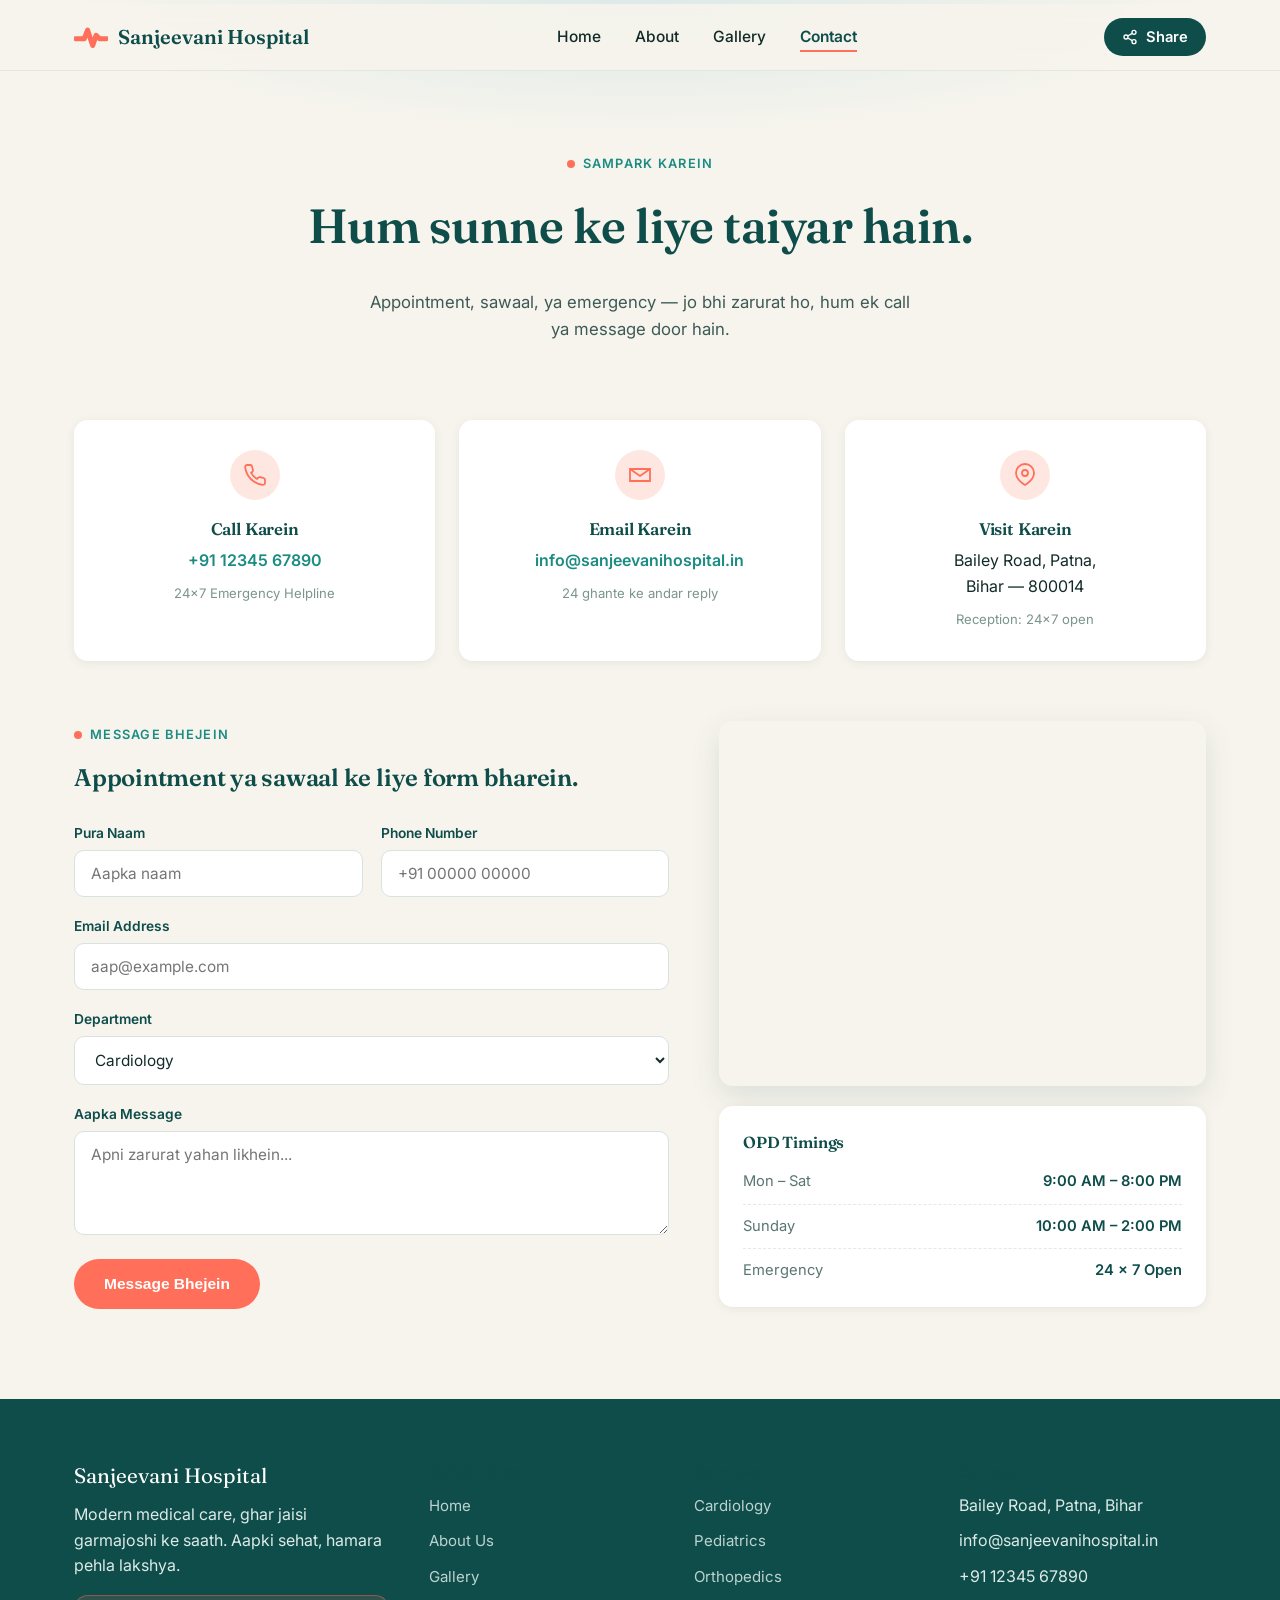
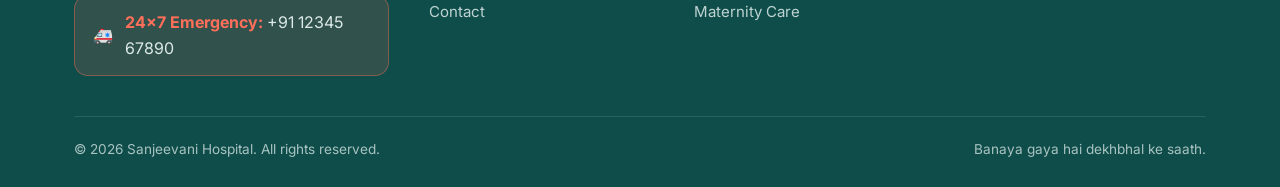
<file: contact.html>
<!DOCTYPE html>
<html lang="hi">
<head>
<meta charset="UTF-8">
<meta name="viewport" content="width=device-width, initial-scale=1.0">
<title>Contact Us — Sanjeevani Hospital</title>
<meta name="description" content="Sanjeevani Hospital se sampark karein — appointment book karein, emergency number paayein, ya humein message bhejein.">
<link rel="stylesheet" href="style.css">
</head>
<body>

<div class="pulse-bar"><div class="pulse-bar__fill"></div></div>

<!-- ===================== HEADER ===================== -->
<header class="site-header">
  <nav class="nav">
    <a href="index.html" class="brand">
      <svg class="brand__mark" viewBox="0 0 40 40" aria-hidden="true">
        <path d="M2 22 H12 L16 12 L22 30 L26 18 L30 22 H38" />
      </svg>
      Sanjeevani Hospital
    </a>
    <ul class="nav__links">
      <li><a href="index.html">Home</a></li>
      <li><a href="about.html">About</a></li>
      <li><a href="index.html#gallery">Gallery</a></li>
      <li><a href="contact.html">Contact</a></li>
    </ul>
    <div class="nav__right">
      <button class="share-btn" aria-label="Share this website">
        <svg viewBox="0 0 24 24" fill="none" stroke="currentColor" stroke-width="2"><circle cx="18" cy="5" r="3"/><circle cx="6" cy="12" r="3"/><circle cx="18" cy="19" r="3"/><line x1="8.6" y1="13.5" x2="15.4" y2="17.5"/><line x1="15.4" y1="6.5" x2="8.6" y2="10.5"/></svg>
        <span>Share</span>
      </button>
      <button class="nav__toggle" aria-label="Toggle menu" aria-expanded="false">
        <span></span><span></span><span></span>
      </button>
    </div>
  </nav>
</header>

<!-- ===================== PAGE HERO ===================== -->
<section class="page-hero">
  <div class="container reveal is-visible">
    <span class="eyebrow">Sampark Karein</span>
    <h1>Hum sunne ke liye taiyar hain.</h1>
    <p class="page-hero__sub">Appointment, sawaal, ya emergency — jo bhi zarurat ho, hum ek call ya message door hain.</p>
  </div>
</section>

<!-- ===================== CONTACT INFO CARDS ===================== -->
<section class="contact-info">
  <div class="container contact-info__grid reveal-stagger">
    <div class="info-card reveal" style="--i:0">
      <div class="info-card__icon">
        <svg viewBox="0 0 24 24" fill="none" stroke="currentColor" stroke-width="1.8"><path d="M22 16.92v3a2 2 0 0 1-2.18 2 19.79 19.79 0 0 1-8.63-3.07 19.5 19.5 0 0 1-6-6 19.79 19.79 0 0 1-3.07-8.67A2 2 0 0 1 4.11 2h3a2 2 0 0 1 2 1.72c.13 1 .37 1.99.7 2.93a2 2 0 0 1-.45 2.11L8.09 9.91a16 16 0 0 0 6 6l1.15-1.27a2 2 0 0 1 2.11-.45c.94.33 1.93.57 2.93.7A2 2 0 0 1 22 16.92z"/></svg>
      </div>
      <h3>Call Karein</h3>
      <p><a href="tel:+911234567890">+91 12345 67890</a></p>
      <span class="info-card__note">24×7 Emergency Helpline</span>
    </div>
    <div class="info-card reveal" style="--i:1">
      <div class="info-card__icon">
        <svg viewBox="0 0 24 24" fill="none" stroke="currentColor" stroke-width="1.8"><path d="M4 4h16v16H4z" style="display:none"/><path d="M22 6 12 13 2 6"/><path d="M2 6h20v12H2z"/></svg>
      </div>
      <h3>Email Karein</h3>
      <p><a href="mailto:info@sanjeevanihospital.in">info@sanjeevanihospital.in</a></p>
      <span class="info-card__note">24 ghante ke andar reply</span>
    </div>
    <div class="info-card reveal" style="--i:2">
      <div class="info-card__icon">
        <svg viewBox="0 0 24 24" fill="none" stroke="currentColor" stroke-width="1.8"><path d="M21 10c0 7-9 12-9 12s-9-5-9-12a9 9 0 1 1 18 0z"/><circle cx="12" cy="10" r="3"/></svg>
      </div>
      <h3>Visit Karein</h3>
      <p>Bailey Road, Patna,<br>Bihar — 800014</p>
      <span class="info-card__note">Reception: 24×7 open</span>
    </div>
  </div>
</section>

<!-- ===================== FORM + MAP ===================== -->
<section class="contact-main">
  <div class="container contact-main__grid">
    <div class="contact-form-wrap reveal">
      <span class="eyebrow">Message Bhejein</span>
      <h2>Appointment ya sawaal ke liye form bharein.</h2>
      <form id="contact-form">
        <div class="form-row">
          <div class="form-group">
            <label for="name">Pura Naam</label>
            <input type="text" id="name" name="name" placeholder="Aapka naam" required>
          </div>
          <div class="form-group">
            <label for="phone">Phone Number</label>
            <input type="tel" id="phone" name="phone" placeholder="+91 00000 00000" required>
          </div>
        </div>
        <div class="form-group">
          <label for="email">Email Address</label>
          <input type="email" id="email" name="email" placeholder="aap@example.com" required>
        </div>
        <div class="form-group">
          <label for="department">Department</label>
          <select id="department" name="department">
            <option>Cardiology</option>
            <option>Pediatrics</option>
            <option>Orthopedics</option>
            <option>Maternity Care</option>
            <option>General Surgery</option>
            <option>Emergency</option>
          </select>
        </div>
        <div class="form-group">
          <label for="message">Aapka Message</label>
          <textarea id="message" name="message" rows="4" placeholder="Apni zarurat yahan likhein..." required></textarea>
        </div>
        <button type="submit" class="btn btn-primary">Message Bhejein</button>
      </form>
    </div>

    <div class="contact-map reveal">
      <div class="contact-map__frame">
        <iframe
          title="Sanjeevani Hospital location map"
          src="https://www.google.com/maps?q=Bailey+Road,Patna,Bihar&output=embed"
          loading="lazy"
          referrerpolicy="no-referrer-when-downgrade">
        </iframe>
      </div>
      <div class="contact-map__hours">
        <h3>OPD Timings</h3>
        <ul>
          <li><span>Mon – Sat</span><span>9:00 AM – 8:00 PM</span></li>
          <li><span>Sunday</span><span>10:00 AM – 2:00 PM</span></li>
          <li><span>Emergency</span><span>24 × 7 Open</span></li>
        </ul>
      </div>
    </div>
  </div>
</section>

<!-- ===================== FOOTER ===================== -->
<footer class="site-footer">
  <div class="container">
    <div class="footer__grid">
      <div>
        <div class="footer__brand">Sanjeevani Hospital</div>
        <p>Modern medical care, ghar jaisi garmajoshi ke saath. Aapki sehat, hamara pehla lakshya.</p>
        <div class="footer__emergency">
          <span>🚑</span>
          <span><strong>24×7 Emergency:</strong> +91 12345 67890</span>
        </div>
      </div>
      <div>
        <h4>Quick Links</h4>
        <ul>
          <li><a href="index.html">Home</a></li>
          <li><a href="about.html">About Us</a></li>
          <li><a href="index.html#gallery">Gallery</a></li>
          <li><a href="contact.html">Contact</a></li>
        </ul>
      </div>
      <div>
        <h4>Services</h4>
        <ul>
          <li><a href="index.html#services">Cardiology</a></li>
          <li><a href="index.html#services">Pediatrics</a></li>
          <li><a href="index.html#services">Orthopedics</a></li>
          <li><a href="index.html#services">Maternity Care</a></li>
        </ul>
      </div>
      <div>
        <h4>Contact</h4>
        <ul>
          <li>Bailey Road, Patna, Bihar</li>
          <li>info@sanjeevanihospital.in</li>
          <li>+91 12345 67890</li>
        </ul>
      </div>
    </div>
    <div class="footer__bottom">
      <span>&copy; 2026 Sanjeevani Hospital. All rights reserved.</span>
      <span>Banaya gaya hai dekhbhal ke saath.</span>
    </div>
  </div>
</footer>

<script src="script.js"></script>
</body>
</html>
</file>
<file: style.css>
/* ===========================================================
   SANJEEVANI HOSPITAL — Shared Stylesheet
   Palette:
     --deep-teal   : #0E4D4A   (primary / trust)
     --teal-bright : #1A8C82   (accent / cta)
     --coral       : #FF6F59   (warm human accent — signature)
     --cream       : #F7F4ED   (page background, warm not sterile)
     --ink         : #122B28   (text)
     --mist        : #DCEAE8   (soft section bg)
   Type:
     Display: "Fraunces" (serif, warm, humanist — for headings)
     Body/UI: "Inter" (clean, legible)
   =========================================================== */

@import url('https://fonts.googleapis.com/css2?family=Fraunces:opsz,wght@9..144,400;9..144,500;9..144,600;9..144,700&family=Inter:wght@400;500;600;700&display=swap');

:root{
  --deep-teal:#0E4D4A;
  --teal-bright:#1A8C82;
  --coral:#FF6F59;
  --coral-soft:#FFE7E1;
  --cream:#F7F4ED;
  --ink:#122B28;
  --mist:#DCEAE8;
  --white:#FFFFFF;
  --max-w:1180px;
  --radius:14px;
  --shadow-sm:0 2px 10px rgba(14,77,74,0.08);
  --shadow-md:0 10px 30px rgba(14,77,74,0.12);
  --ease:cubic-bezier(.22,.61,.36,1);
}

*{box-sizing:border-box;}
html{scroll-behavior:smooth;}
body{
  margin:0;
  font-family:'Inter',sans-serif;
  background:var(--cream);
  color:var(--ink);
  line-height:1.6;
  overflow-x:hidden;
}
h1,h2,h3,h4{
  font-family:'Fraunces',serif;
  font-weight:600;
  margin:0 0 .5em;
  color:var(--deep-teal);
  letter-spacing:-0.01em;
}
p{margin:0 0 1em;}
a{color:inherit;text-decoration:none;}
img{max-width:100%;display:block;}
.container{max-width:var(--max-w);margin:0 auto;padding:0 24px;}
section{padding:90px 0;}
@media(max-width:768px){section{padding:56px 0;}}

/* Visible keyboard focus everywhere */
a:focus-visible,button:focus-visible,input:focus-visible,textarea:focus-visible{
  outline:3px solid var(--coral);
  outline-offset:3px;
  border-radius:6px;
}

/* Respect reduced motion */
@media (prefers-reduced-motion: reduce){
  *{animation-duration:0.001ms !important;animation-iteration-count:1 !important;transition-duration:0.001ms !important;scroll-behavior:auto !important;}
}

/* ===================== PULSE PROGRESS BAR (signature element) ===================== */
.pulse-bar{
  position:fixed;top:0;left:0;width:100%;height:4px;z-index:1100;
  background:transparent;
}
.pulse-bar__fill{
  height:100%;width:0%;
  background:linear-gradient(90deg,var(--teal-bright),var(--coral));
  transition:width .15s var(--ease);
}

/* ===================== HEADER ===================== */
.site-header{
  position:fixed;top:4px;left:0;right:0;z-index:1000;
  background:rgba(247,244,237,0.86);
  backdrop-filter:blur(10px);
  border-bottom:1px solid rgba(14,77,74,0.08);
  transition:background .3s var(--ease), box-shadow .3s var(--ease);
}
.site-header.is-scrolled{
  box-shadow:var(--shadow-sm);
}
.nav{
  max-width:var(--max-w);margin:0 auto;padding:14px 24px;
  display:flex;align-items:center;justify-content:space-between;
}
.brand{
  display:flex;align-items:center;gap:10px;
  font-family:'Fraunces',serif;font-weight:600;font-size:1.25rem;color:var(--deep-teal);
}
.brand__mark{
  width:34px;height:34px;flex-shrink:0;
}
.brand__mark path{
  stroke:var(--coral);stroke-width:6;fill:none;
  stroke-linecap:round;stroke-linejoin:round;
}
.nav__links{
  display:flex;align-items:center;gap:34px;list-style:none;margin:0;padding:0;
}
.nav__links a{
  font-size:.97rem;font-weight:500;color:var(--ink);position:relative;padding:4px 0;
}
.nav__links a::after{
  content:'';position:absolute;left:0;bottom:-2px;height:2px;width:0%;
  background:var(--coral);transition:width .25s var(--ease);
}
.nav__links a:hover::after,
.nav__links a.is-active::after{width:100%;}
.nav__links a.is-active{color:var(--deep-teal);font-weight:600;}

.nav__right{display:flex;align-items:center;gap:14px;}

.share-btn{
  display:flex;align-items:center;gap:8px;
  background:var(--deep-teal);color:var(--white);
  border:none;padding:10px 18px;border-radius:999px;
  font-family:'Inter',sans-serif;font-weight:600;font-size:.92rem;
  cursor:pointer;transition:transform .2s var(--ease),background .2s var(--ease),box-shadow .2s;
}
.share-btn:hover{background:var(--teal-bright);transform:translateY(-2px);box-shadow:var(--shadow-sm);}
.share-btn svg{width:16px;height:16px;}

.nav__toggle{
  display:none;background:none;border:none;cursor:pointer;
  width:40px;height:40px;position:relative;
}
.nav__toggle span{
  position:absolute;left:8px;right:8px;height:2px;background:var(--deep-teal);
  transition:transform .3s var(--ease),opacity .3s var(--ease);
}
.nav__toggle span:nth-child(1){top:14px;}
.nav__toggle span:nth-child(2){top:20px;}
.nav__toggle span:nth-child(3){top:26px;}
.nav__toggle.is-open span:nth-child(1){transform:translateY(6px) rotate(45deg);}
.nav__toggle.is-open span:nth-child(2){opacity:0;}
.nav__toggle.is-open span:nth-child(3){transform:translateY(-6px) rotate(-45deg);}

@media(max-width:860px){
  .nav__links{
    position:fixed;top:64px;left:0;right:0;bottom:0;
    background:var(--cream);
    flex-direction:column;justify-content:flex-start;
    padding:40px 24px;gap:26px;
    transform:translateX(100%);transition:transform .35s var(--ease);
    overflow-y:auto;
  }
  .nav__links.is-open{transform:translateX(0);}
  .nav__links a{font-size:1.3rem;}
  .nav__toggle{display:block;}
  .nav__right .share-btn span{display:none;}
  .nav__right .share-btn{padding:10px;border-radius:50%;}
}

/* ===================== BUTTONS ===================== */
.btn{
  display:inline-flex;align-items:center;gap:8px;
  padding:14px 28px;border-radius:999px;font-weight:600;font-size:.97rem;
  border:2px solid transparent;cursor:pointer;transition:all .25s var(--ease);
}
.btn-primary{background:var(--coral);color:var(--white);}
.btn-primary:hover{background:#e85b46;transform:translateY(-3px);box-shadow:0 12px 24px rgba(255,111,89,0.35);}
.btn-outline{background:transparent;border-color:var(--deep-teal);color:var(--deep-teal);}
.btn-outline:hover{background:var(--deep-teal);color:var(--white);transform:translateY(-3px);}

/* ===================== SCROLL REVEAL ===================== */
.reveal{
  opacity:0;transform:translateY(28px);
  transition:opacity .7s var(--ease),transform .7s var(--ease);
}
.reveal.is-visible{opacity:1;transform:translateY(0);}
.reveal-stagger > *{transition-delay:calc(var(--i,0) * 90ms);}

/* ===================== FOOTER ===================== */
.site-footer{
  background:var(--deep-teal);color:var(--mist);padding:60px 0 26px;
}
.footer__grid{
  display:grid;grid-template-columns:1.4fr 1fr 1fr 1.1fr;gap:40px;margin-bottom:40px;
}
@media(max-width:768px){.footer__grid{grid-template-columns:1fr 1fr;gap:32px;}}
@media(max-width:480px){.footer__grid{grid-template-columns:1fr;}}
.footer__brand{font-family:'Fraunces',serif;font-size:1.3rem;color:var(--white);margin-bottom:10px;}
.footer h4{color:var(--white);font-family:'Inter',sans-serif;font-size:.85rem;letter-spacing:.08em;text-transform:uppercase;margin-bottom:16px;}
.footer__grid ul{list-style:none;padding:0;margin:0;display:flex;flex-direction:column;gap:10px;}
.footer__grid a{opacity:.85;font-size:.94rem;}
.footer__grid a:hover{opacity:1;color:var(--coral);}
.footer__bottom{
  border-top:1px solid rgba(255,255,255,0.15);padding-top:22px;
  display:flex;justify-content:space-between;flex-wrap:wrap;gap:10px;
  font-size:.85rem;opacity:.75;
}
.footer__emergency{
  background:rgba(255,111,89,0.15);border:1px solid rgba(255,111,89,0.4);
  border-radius:var(--radius);padding:14px 18px;display:flex;align-items:center;gap:12px;margin-top:14px;
}
.footer__emergency strong{color:var(--coral);}

/* ===================== TOAST (for share fallback) ===================== */
.toast{
  position:fixed;bottom:28px;left:50%;transform:translateX(-50%) translateY(20px);
  background:var(--deep-teal);color:var(--white);padding:12px 22px;border-radius:999px;
  font-size:.9rem;font-weight:500;box-shadow:var(--shadow-md);
  opacity:0;pointer-events:none;transition:all .3s var(--ease);z-index:1200;
}
.toast.is-shown{opacity:1;transform:translateX(-50%) translateY(0);}

/* ===================== UTILITIES ===================== */
.eyebrow{
  display:inline-flex;align-items:center;gap:8px;
  font-size:.8rem;font-weight:600;letter-spacing:.1em;text-transform:uppercase;
  color:var(--teal-bright);margin-bottom:14px;
}
.eyebrow::before{content:'';width:8px;height:8px;border-radius:50%;background:var(--coral);}
.section-head{max-width:640px;margin-bottom:50px;}
.section-head.center{margin-inline:auto;text-align:center;}

/* ===================== HERO ===================== */
.hero{
  padding-top:150px;padding-bottom:70px;
  background:radial-gradient(ellipse 80% 60% at 80% 0%, var(--mist) 0%, transparent 60%);
}
.hero__grid{
  display:grid;grid-template-columns:1.1fr .9fr;gap:50px;align-items:center;
}
.hero h1{font-size:clamp(2.1rem,4.2vw,3.4rem);line-height:1.12;}
.hero__sub{font-size:1.08rem;max-width:520px;color:#3c5a57;}
.hero__cta{display:flex;gap:16px;flex-wrap:wrap;margin:30px 0 40px;}
.hero__trust{display:flex;gap:32px;flex-wrap:wrap;}
.hero__trust-item{display:flex;flex-direction:column;}
.hero__trust-item strong{font-family:'Fraunces',serif;font-size:1.5rem;color:var(--coral);}
.hero__trust-item span{font-size:.84rem;color:#5a7672;}

.hero__visual{position:relative;display:flex;justify-content:center;}
.ekg-art{width:100%;max-width:380px;}
.ekg-art__ring{fill:var(--white);stroke:var(--mist);stroke-width:1;}
.ekg-art__line{
  fill:none;stroke:var(--coral);stroke-width:5;stroke-linecap:round;stroke-linejoin:round;
  stroke-dasharray:900;stroke-dashoffset:900;
  animation:draw-ekg 2.6s var(--ease) forwards, pulse-glow 2.8s ease-in-out 2.6s infinite;
}
.ekg-art__dot{fill:var(--coral);animation:dot-fade 2.6s var(--ease) forwards;}
@keyframes draw-ekg{to{stroke-dashoffset:0;}}
@keyframes dot-fade{0%,80%{opacity:0;}100%{opacity:1;}}
@keyframes pulse-glow{0%,100%{filter:drop-shadow(0 0 0 rgba(255,111,89,0));}50%{filter:drop-shadow(0 0 10px rgba(255,111,89,0.55));}}

@media(max-width:860px){
  .hero{padding-top:120px;}
  .hero__grid{grid-template-columns:1fr;text-align:center;}
  .hero__sub{margin-inline:auto;}
  .hero__cta{justify-content:center;}
  .hero__trust{justify-content:center;}
  .ekg-art{max-width:280px;margin-top:20px;}
}

/* ===================== SERVICES ===================== */
.services__grid{
  display:grid;grid-template-columns:repeat(3,1fr);gap:26px;
}
@media(max-width:960px){.services__grid{grid-template-columns:repeat(2,1fr);}}
@media(max-width:600px){.services__grid{grid-template-columns:1fr;}}
.service-card{
  background:var(--white);border-radius:var(--radius);padding:32px 28px;
  box-shadow:var(--shadow-sm);transition:transform .3s var(--ease),box-shadow .3s var(--ease);
  border:1px solid rgba(14,77,74,0.06);
}
.service-card:hover{transform:translateY(-6px);box-shadow:var(--shadow-md);}
.service-card__icon{
  width:54px;height:54px;border-radius:14px;background:var(--mist);color:var(--deep-teal);
  display:flex;align-items:center;justify-content:center;margin-bottom:18px;
}
.service-card__icon svg{width:26px;height:26px;}
.service-card h3{font-size:1.15rem;margin-bottom:8px;}
.service-card p{font-size:.93rem;color:#4a6663;margin:0;}

/* ===================== STATS ===================== */
.stats{background:var(--deep-teal);padding:60px 0;}
.stats__grid{display:grid;grid-template-columns:repeat(4,1fr);gap:30px;text-align:center;}
@media(max-width:768px){.stats__grid{grid-template-columns:repeat(2,1fr);}}
.stat{display:flex;flex-direction:column;gap:6px;}
.stat__num{
  font-family:'Fraunces',serif;font-size:clamp(2rem,4vw,2.8rem);font-weight:600;color:var(--white);
}
.stat__num::after{content:'+';color:var(--coral);}
.stat__label{color:var(--mist);font-size:.9rem;letter-spacing:.02em;}

/* ===================== GALLERY ===================== */
.gallery__grid{
  display:grid;grid-template-columns:repeat(3,1fr);gap:18px;
}
@media(max-width:768px){.gallery__grid{grid-template-columns:repeat(2,1fr);}}
@media(max-width:480px){.gallery__grid{grid-template-columns:1fr;}}
.gallery__item{
  padding:0;border:none;border-radius:var(--radius);overflow:hidden;cursor:pointer;
  aspect-ratio:4/3;position:relative;background:var(--mist);
}
.gallery__item img{
  width:100%;height:100%;object-fit:cover;transition:transform .5s var(--ease),filter .4s;
}
.gallery__item::after{
  content:'🔍 Dekhein';position:absolute;inset:0;display:flex;align-items:center;justify-content:center;
  color:var(--white);font-weight:600;font-size:.95rem;background:rgba(14,77,74,0.0);
  opacity:0;transition:opacity .3s var(--ease),background .3s;
}
.gallery__item:hover img{transform:scale(1.08);}
.gallery__item:hover::after{opacity:1;background:rgba(14,77,74,0.45);}

.lightbox{
  position:fixed;inset:0;background:rgba(8,30,28,0.92);z-index:1300;
  display:flex;align-items:center;justify-content:center;padding:30px;
  opacity:0;pointer-events:none;transition:opacity .3s var(--ease);
}
.lightbox.is-open{opacity:1;pointer-events:auto;}
.lightbox figure{max-width:800px;width:100%;margin:0;}
.lightbox img{width:100%;border-radius:10px;max-height:75vh;object-fit:contain;}
.lightbox__caption{color:var(--mist);text-align:center;margin-top:14px;font-size:.95rem;}
.lightbox__close{
  position:absolute;top:24px;right:28px;background:none;border:none;color:var(--white);
  font-size:2.2rem;line-height:1;cursor:pointer;
}

/* ===================== TESTIMONIALS ===================== */
.testimonials{background:var(--mist);}
.testimonials__grid{display:grid;grid-template-columns:repeat(3,1fr);gap:26px;}
@media(max-width:860px){.testimonials__grid{grid-template-columns:1fr;}}
.testimonial{
  background:var(--white);border-radius:var(--radius);padding:30px;margin:0;
  box-shadow:var(--shadow-sm);border-left:4px solid var(--coral);
}
.testimonial p{font-style:italic;color:#33514e;font-size:.97rem;}
.testimonial cite{font-weight:600;color:var(--deep-teal);font-size:.88rem;}

/* ===================== CTA BAND ===================== */
.cta-band{
  background:linear-gradient(135deg,var(--deep-teal),#0a3836);
  text-align:center;
}
.cta-band__inner h2{color:var(--white);}
.cta-band__inner p{color:var(--mist);max-width:480px;margin-inline:auto;}
.cta-band .hero__cta{justify-content:center;margin-bottom:0;margin-top:26px;}
.cta-band .btn-outline{border-color:var(--mist);color:var(--mist);}
.cta-band .btn-outline:hover{background:var(--mist);color:var(--deep-teal);}

/* ===================== PAGE HERO (About / Contact) ===================== */
.page-hero{
  padding:150px 0 60px;
  background:radial-gradient(ellipse 70% 50% at 50% 0%, var(--mist) 0%, transparent 65%);
  text-align:center;
}
.page-hero h1{font-size:clamp(2rem,4vw,3rem);}
.page-hero__sub{max-width:560px;margin-inline:auto;color:#3c5a57;font-size:1.05rem;}

/* ===================== STORY ===================== */
.story__grid{
  display:grid;grid-template-columns:.9fr 1.1fr;gap:50px;align-items:center;
}
@media(max-width:860px){.story__grid{grid-template-columns:1fr;}}
.story__image img{border-radius:var(--radius);box-shadow:var(--shadow-md);}
.story__content em{color:var(--coral);font-style:italic;}

/* ===================== VALUES ===================== */
.values{background:var(--mist);}
.values__grid{display:grid;grid-template-columns:repeat(3,1fr);gap:26px;}
@media(max-width:860px){.values__grid{grid-template-columns:1fr;}}
.value-card{
  background:var(--white);border-radius:var(--radius);padding:34px 28px;
  box-shadow:var(--shadow-sm);border-top:3px solid var(--coral);
  transition:transform .3s var(--ease);
}
.value-card:hover{transform:translateY(-5px);}
.value-card h3{font-size:1.2rem;}
.value-card p{color:#4a6663;font-size:.95rem;margin:0;}

/* ===================== DOCTORS ===================== */
.doctors__grid{display:grid;grid-template-columns:repeat(4,1fr);gap:24px;}
@media(max-width:960px){.doctors__grid{grid-template-columns:repeat(2,1fr);}}
@media(max-width:480px){.doctors__grid{grid-template-columns:1fr;}}
.doctor-card{
  background:var(--white);border-radius:var(--radius);overflow:hidden;
  box-shadow:var(--shadow-sm);transition:transform .3s var(--ease),box-shadow .3s var(--ease);
  text-align:center;padding-bottom:22px;
}
.doctor-card:hover{transform:translateY(-6px);box-shadow:var(--shadow-md);}
.doctor-card img{width:100%;aspect-ratio:1/1;object-fit:cover;margin-bottom:16px;}
.doctor-card h3{font-size:1.05rem;margin-bottom:2px;padding:0 16px;}
.doctor-card__role{display:block;color:var(--coral);font-size:.82rem;font-weight:600;margin-bottom:10px;}
.doctor-card p{font-size:.88rem;color:#5a7672;padding:0 18px;margin:0;}

/* ===================== FAQ ===================== */
.faq-section{background:var(--cream);}
.faq{max-width:760px;margin:0 auto;display:flex;flex-direction:column;gap:14px;}
.faq__item{
  background:var(--white);border-radius:12px;box-shadow:var(--shadow-sm);overflow:hidden;
}
.faq__q{
  width:100%;text-align:left;background:none;border:none;cursor:pointer;
  padding:20px 24px;font-family:'Inter',sans-serif;font-weight:600;font-size:1rem;
  display:flex;justify-content:space-between;align-items:center;color:var(--deep-teal);
}
.faq__icon{
  color:var(--coral);font-size:1.3rem;font-weight:400;transition:transform .3s var(--ease);
}
.faq__item.is-open .faq__icon{transform:rotate(45deg);}
.faq__a{
  max-height:0;overflow:hidden;transition:max-height .35s var(--ease);
  padding:0 24px;
}
.faq__item.is-open .faq__a{max-height:200px;}
.faq__a p{padding-bottom:20px;color:#4a6663;font-size:.95rem;margin:0;}

/* ===================== CONTACT INFO CARDS ===================== */
.contact-info{padding-top:0;padding-bottom:40px;}
.contact-info__grid{display:grid;grid-template-columns:repeat(3,1fr);gap:24px;}
@media(max-width:860px){.contact-info__grid{grid-template-columns:1fr;}}
.info-card{
  background:var(--white);border-radius:var(--radius);padding:30px 26px;
  box-shadow:var(--shadow-sm);text-align:center;transition:transform .3s var(--ease);
}
.info-card:hover{transform:translateY(-5px);}
.info-card__icon{
  width:50px;height:50px;border-radius:50%;background:var(--coral-soft);color:var(--coral);
  display:flex;align-items:center;justify-content:center;margin:0 auto 16px;
}
.info-card__icon svg{width:24px;height:24px;}
.info-card h3{font-size:1.05rem;margin-bottom:6px;}
.info-card p{margin-bottom:6px;}
.info-card p a{color:var(--teal-bright);font-weight:600;}
.info-card__note{font-size:.82rem;color:#7c948f;}

/* ===================== CONTACT MAIN (form + map) ===================== */
.contact-main{padding-top:20px;}
.contact-main__grid{
  display:grid;grid-template-columns:1.1fr .9fr;gap:50px;align-items:start;
}
@media(max-width:960px){.contact-main__grid{grid-template-columns:1fr;}}

.contact-form-wrap form{margin-top:24px;display:flex;flex-direction:column;gap:18px;}
.form-row{display:grid;grid-template-columns:1fr 1fr;gap:18px;}
@media(max-width:540px){.form-row{grid-template-columns:1fr;}}
.form-group{display:flex;flex-direction:column;gap:6px;}
.form-group label{font-size:.86rem;font-weight:600;color:var(--deep-teal);}
.form-group input,.form-group select,.form-group textarea{
  font-family:'Inter',sans-serif;font-size:.96rem;padding:13px 16px;
  border:1.5px solid #d6e3e1;border-radius:10px;background:var(--white);color:var(--ink);
  transition:border-color .2s var(--ease),box-shadow .2s var(--ease);
}
.form-group input:focus,.form-group select:focus,.form-group textarea:focus{
  border-color:var(--teal-bright);box-shadow:0 0 0 4px rgba(26,140,130,0.12);outline:none;
}
.form-group textarea{resize:vertical;}
.contact-form-wrap button[type="submit"]{align-self:flex-start;margin-top:6px;}
.contact-form-wrap button[disabled]{opacity:.7;cursor:wait;}

.contact-map__frame{
  border-radius:var(--radius);overflow:hidden;box-shadow:var(--shadow-md);
  aspect-ratio:4/3;
}
.contact-map__frame iframe{width:100%;height:100%;border:0;}
.contact-map__hours{
  background:var(--white);border-radius:var(--radius);padding:24px;margin-top:20px;
  box-shadow:var(--shadow-sm);
}
.contact-map__hours h3{font-size:1rem;margin-bottom:14px;}
.contact-map__hours ul{list-style:none;margin:0;padding:0;display:flex;flex-direction:column;gap:10px;}
.contact-map__hours li{
  display:flex;justify-content:space-between;font-size:.92rem;
  padding-bottom:10px;border-bottom:1px dashed #e2e9e8;
}
.contact-map__hours li:last-child{border-bottom:none;padding-bottom:0;}
.contact-map__hours li span:first-child{color:#5a7672;}
.contact-map__hours li span:last-child{font-weight:600;color:var(--deep-teal);}
</file>
